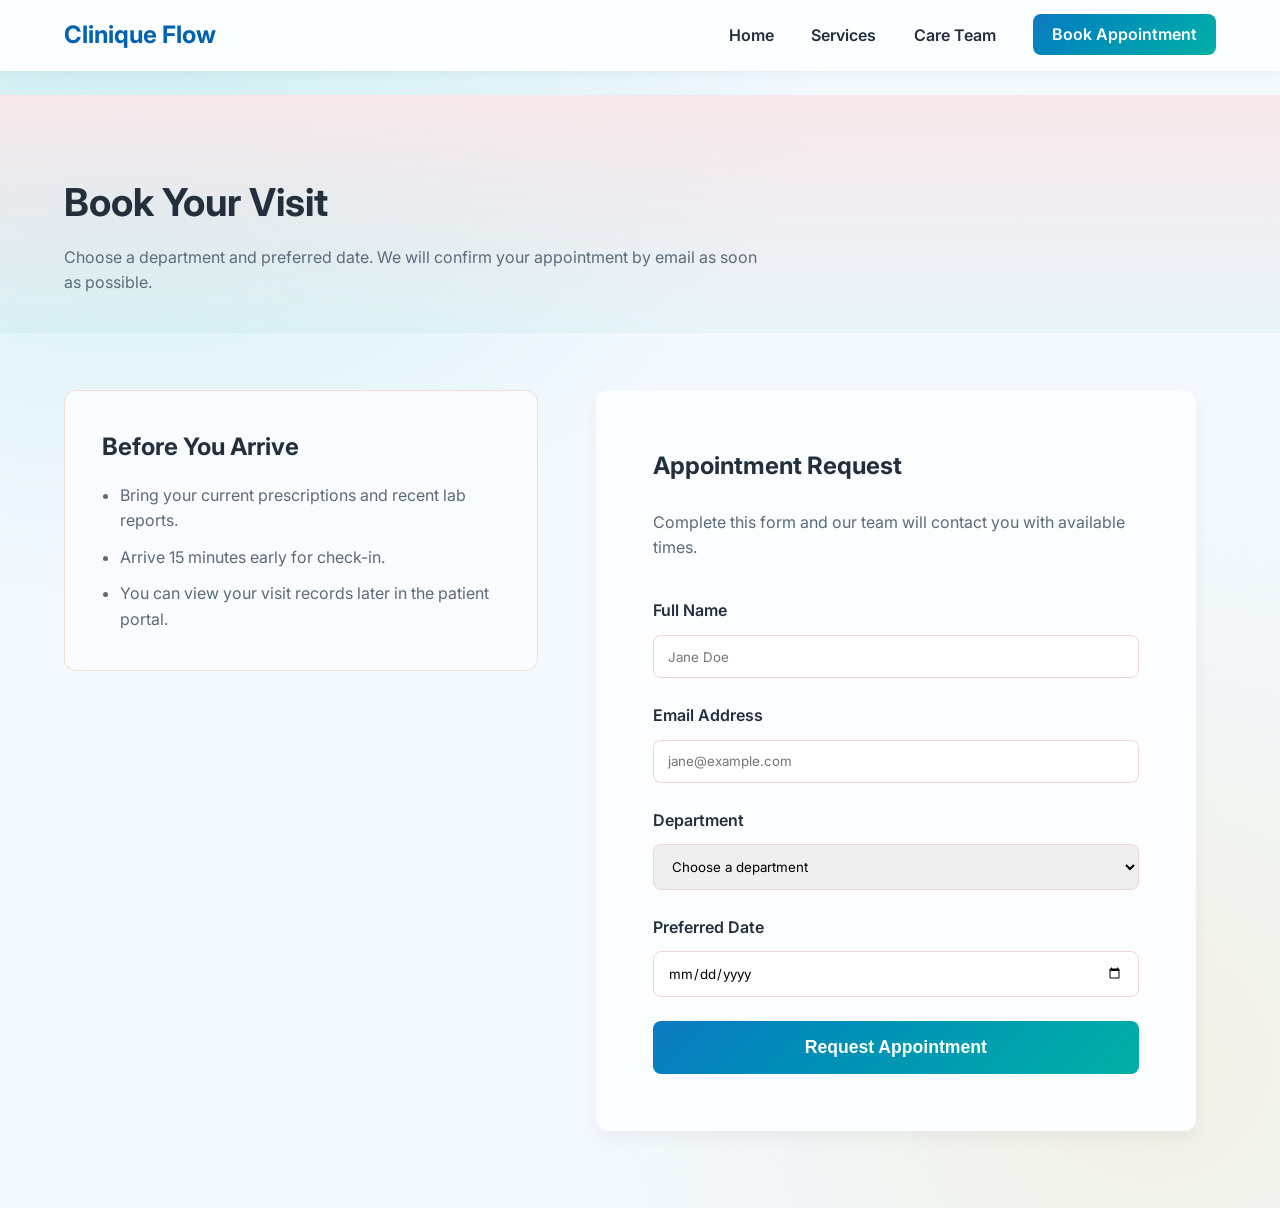
<file: appointments.html>
<!DOCTYPE html>
<html lang="en">

<head>
  <meta charset="UTF-8">
  <meta name="viewport" content="width=device-width, initial-scale=1.0">
  <title>Clinique Flow - Appointments</title>
  <link rel="stylesheet" href="styles.css">
  <link href="https://fonts.googleapis.com/css2?family=Inter:wght@300;400;600;700&display=swap" rel="stylesheet">
</head>

<body>
  <header class="header">
    <div class="container nav-container">
      <div class="logo">Clinique Flow</div>
      <nav>
        <ul class="nav-list">
          <li><a href="index.html">Home</a></li>
          <li><a href="services.html">Services</a></li>
          <li><a href="doctors.html">Care Team</a></li>
          <li><a href="appointments.html" class="cta-button active-link">Book Appointment</a></li>
        </ul>
      </nav>
    </div>
  </header>

  <main class="inner-page">
    <section class="page-hero">
      <div class="container">
        <h1>Book Your Visit</h1>
        <p>Choose a department and preferred date. We will confirm your appointment by email as soon as possible.</p>
      </div>
    </section>

    <section class="appointment-section">
      <div class="container split-form-layout">
        <aside class="booking-notes">
          <h2>Before You Arrive</h2>
          <ul>
            <li>Bring your current prescriptions and recent lab reports.</li>
            <li>Arrive 15 minutes early for check-in.</li>
            <li>You can view your visit records later in the patient portal.</li>
          </ul>
        </aside>

        <div class="form-wrapper">
          <h2>Appointment Request</h2>
          <p>Complete this form and our team will contact you with available times.</p>
          <form action="#" class="appointment-form">
            <div class="form-group">
              <label for="full-name">Full Name</label>
              <input type="text" id="full-name" required placeholder="Jane Doe">
            </div>
            <div class="form-group">
              <label for="email">Email Address</label>
              <input type="email" id="email" required placeholder="jane@example.com">
            </div>
            <div class="form-group">
              <label for="department">Department</label>
              <select id="department" required>
                <option value="">Choose a department</option>
                <option value="general">General Medicine</option>
                <option value="cardiology">Cardiology</option>
                <option value="neurology">Neurology</option>
                <option value="preventive">Preventive Care</option>
              </select>
            </div>
            <div class="form-group">
              <label for="visit-date">Preferred Date</label>
              <input type="date" id="visit-date" required>
            </div>
            <button type="submit" class="cta-button submit-btn">Request Appointment</button>
          </form>
        </div>
      </div>
    </section>
  </main>
</body>

</html>
</file>
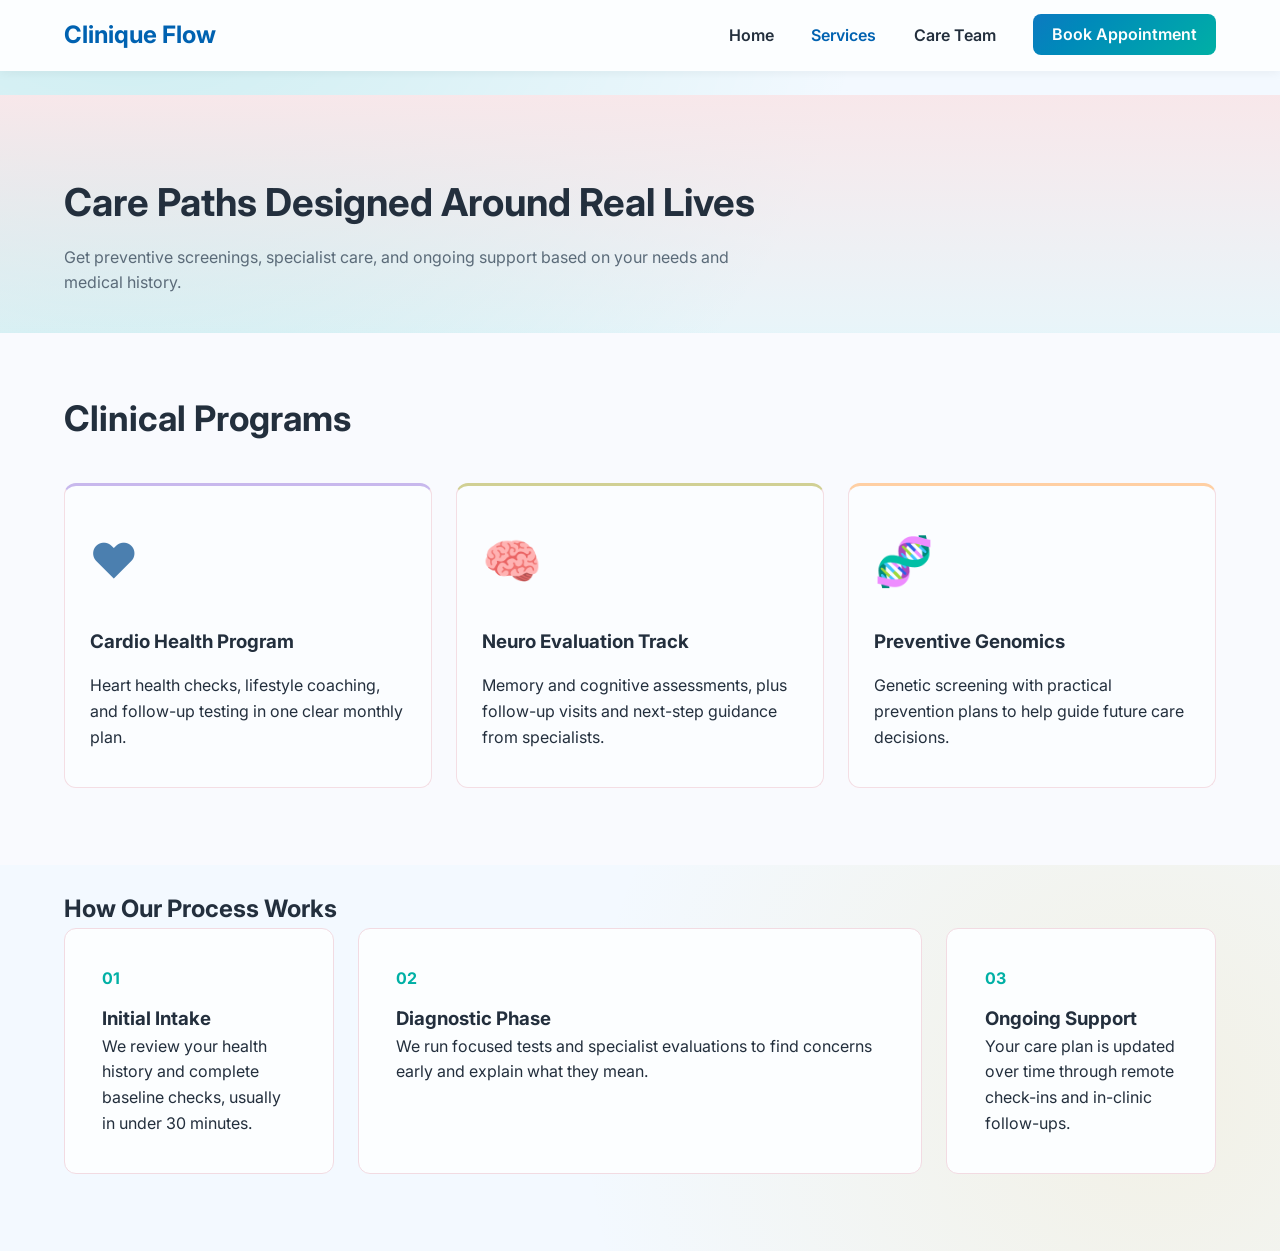
<file: services.html>
<!DOCTYPE html>
<html lang="en">

<head>
  <meta charset="UTF-8">
  <meta name="viewport" content="width=device-width, initial-scale=1.0">
  <title>Clinique Flow - Services</title>
  <link rel="stylesheet" href="styles.css">
  <link href="https://fonts.googleapis.com/css2?family=Inter:wght@300;400;600;700&display=swap" rel="stylesheet">
</head>

<body>
  <header class="header">
    <div class="container nav-container">
      <div class="logo">Clinique Flow</div>
      <nav>
        <ul class="nav-list">
          <li><a href="index.html">Home</a></li>
          <li><a href="services.html" class="active-link">Services</a></li>
          <li><a href="doctors.html">Care Team</a></li>
          <li><a href="appointments.html" class="cta-button">Book Appointment</a></li>
        </ul>
      </nav>
    </div>
  </header>

  <main class="inner-page">
    <section class="page-hero">
      <div class="container">
        <h1>Care Paths Designed Around Real Lives</h1>
        <p>Get preventive screenings, specialist care, and ongoing support based on your needs and medical history.</p>
      </div>
    </section>

    <section class="services-section" id="core-services">
      <div class="container">
        <h2>Clinical Programs</h2>
        <div class="card-container">
          <div class="card">
            <div class="card-icon">❤️</div>
            <h3>Cardio Health Program</h3>
            <p>Heart health checks, lifestyle coaching, and follow-up testing in one clear monthly plan.</p>
          </div>
          <div class="card">
            <div class="card-icon">🧠</div>
            <h3>Neuro Evaluation Track</h3>
            <p>Memory and cognitive assessments, plus follow-up visits and next-step guidance from specialists.</p>
          </div>
          <div class="card">
            <div class="card-icon">🧬</div>
            <h3>Preventive Genomics</h3>
            <p>Genetic screening with practical prevention plans to help guide future care decisions.</p>
          </div>
        </div>
      </div>
    </section>

    <section class="timeline-section">
      <div class="container">
        <h2>How Our Process Works</h2>
        <div class="timeline-grid">
          <div class="timeline-item">
            <span class="step">01</span>
            <h3>Initial Intake</h3>
            <p>We review your health history and complete baseline checks, usually in under 30 minutes.</p>
          </div>
          <div class="timeline-item">
            <span class="step">02</span>
            <h3>Diagnostic Phase</h3>
            <p>We run focused tests and specialist evaluations to find concerns early and explain what they mean.</p>
          </div>
          <div class="timeline-item">
            <span class="step">03</span>
            <h3>Ongoing Support</h3>
            <p>Your care plan is updated over time through remote check-ins and in-clinic follow-ups.</p>
          </div>
        </div>
      </div>
    </section>
  </main>
</body>

</html>
</file>
<file: styles.css>
:root {
  --primary-blue: oklch(56% 0.14 246);
  --primary-blue-strong: oklch(49% 0.15 250);
  --secondary-teal: oklch(68% 0.12 187);
  --accent-amber: oklch(82% 0.14 86);
  --light-blue: color-mix(in oklch, var(--primary-blue) 16%, white);
  --surface-tint: oklch(98% 0.01 242);
  --surface-soft: oklch(96% 0.02 235);
  --text-dark: oklch(30% 0.03 252);
  --text-light: oklch(52% 0.03 245);
  --white: oklch(100% 0.001 250);
  --state-info: oklch(70% 0.12 246);
  --state-success: oklch(74% 0.13 162);
  --state-warning: oklch(82% 0.14 86);
  --font-main: "Inter", sans-serif;
  --space-xs: clamp(0.5rem, 0.45rem + 0.3vw, 0.75rem);
  --space-sm: clamp(0.8rem, 0.65rem + 0.45vw, 1.1rem);
  --space-md: clamp(1.1rem, 0.9rem + 0.8vw, 1.6rem);
  --space-lg: clamp(1.6rem, 1.2rem + 1.4vw, 2.6rem);
  --space-xl: clamp(2.4rem, 1.8rem + 2.2vw, 4rem);
  --space-2xl: clamp(3.2rem, 2.4rem + 3vw, 5.5rem);
  --radius-sm: 8px;
  --radius-md: 12px;
  --shadow-sm: 0 8px 20px rgba(0, 0, 0, 0.05);
  --shadow-md: 0 18px 36px
    color-mix(in oklch, var(--primary-blue) 26%, transparent);
  --layer-sticky: 20;
}

* {
  margin: 0;
  padding: 0;
  box-sizing: border-box;
}

body {
  font-family: var(--font-main);
  color: var(--text-dark);
  background:
    radial-gradient(
      circle at 10% -10%,
      color-mix(in oklch, var(--secondary-teal) 18%, transparent),
      transparent 42%
    ),
    radial-gradient(
      circle at 90% 88%,
      color-mix(in oklch, var(--accent-amber) 14%, transparent),
      transparent 36%
    ),
    var(--surface-tint);
  line-height: 1.6;
  animation: clinicFade 0.55s ease;
}

@keyframes clinicFade {
  from {
    opacity: 0;
    transform: translateY(8px);
  }

  to {
    opacity: 1;
    transform: translateY(0);
  }
}

.container {
  width: 90%;
  max-width: 1200px;
  margin: 0 auto;
}

/* Header */
.header {
  background-color: color-mix(
    in oklch,
    var(--white) 88%,
    var(--surface-soft) 12%
  );
  box-shadow: 0 2px 10px rgba(0, 0, 0, 0.05);
  position: sticky;
  top: 0;
  z-index: var(--layer-sticky);
}

.nav-container {
  display: flex;
  justify-content: space-between;
  align-items: center;
  padding: var(--space-sm) 0;
}

.logo {
  font-size: 1.5rem;
  font-weight: 700;
  color: var(--primary-blue-strong);
}

.nav-list {
  display: flex;
  gap: var(--space-lg);
  list-style: none;
  align-items: center;
}

.nav-list a {
  text-decoration: none;
  color: var(--text-dark);
  font-weight: 600;
  transition: color 0.2s;
}

.nav-list a:hover {
  color: var(--secondary-teal);
}

.nav-list a.active-link {
  color: var(--primary-blue-strong);
}

.cta-button {
  background: linear-gradient(
    135deg,
    var(--primary-blue),
    var(--secondary-teal)
  );
  color: var(--white) !important;
  padding: 0.65rem 1.2rem;
  border-radius: var(--radius-sm);
  font-weight: 600;
  transition:
    transform 0.2s,
    box-shadow 0.2s;
}

.cta-button:hover {
  transform: translateY(-1px);
  box-shadow: 0 10px 20px
    color-mix(in oklch, var(--primary-blue) 36%, transparent);
}

/* Hero */
.hero-split {
  display: flex;
  align-items: center;
  padding: var(--space-2xl) 0 var(--space-xl);
  gap: var(--space-xl);
}

.hero-text {
  flex: 1;
}

.hero-text h1 {
  font-size: 3rem;
  line-height: 1.2;
  margin-bottom: var(--space-md);
  color: color-mix(in oklch, var(--text-dark) 90%, var(--primary-blue) 10%);
}

.hero-text p {
  font-size: 1.1rem;
  color: var(--text-light);
  margin-bottom: var(--space-lg);
  max-width: 42ch;
}

.btn-secondary {
  display: inline-block;
  padding: 0.8rem 1.5rem;
  border: 2px solid var(--secondary-teal);
  color: var(--primary-blue-strong);
  text-decoration: none;
  font-weight: 600;
  border-radius: var(--radius-sm);
}

.btn-secondary:hover {
  background: color-mix(in oklch, var(--secondary-teal) 20%, transparent);
}

.hero-image {
  flex: 1;
}

.hero-image img {
  width: 100%;
  border-radius: var(--radius-md);
  box-shadow: var(--shadow-md);
}

/* Services */
.services-section {
  padding: var(--space-xl) 0 var(--space-2xl);
  background: color-mix(in oklch, var(--white) 80%, var(--light-blue) 20%);
}

.services-section h2 {
  font-size: 2.2rem;
  margin-bottom: var(--space-lg);
}

.card-container {
  display: grid;
  grid-template-columns: repeat(auto-fit, minmax(240px, 1fr));
  gap: var(--space-md);
}

.card {
  background: color-mix(in oklch, var(--white) 84%, var(--surface-soft) 16%);
  padding: var(--space-lg) var(--space-md);
  border-radius: var(--radius-md);
  transition:
    transform 0.3s,
    box-shadow 0.3s;
  border: 1px solid color-mix(in oklch, var(--primary-blue) 18%, white);
  display: flex;
  flex-direction: column;
  align-items: flex-start;
  text-align: left;
  gap: var(--space-sm);
}

.card:nth-child(1),
.team-card:nth-child(1),
.metric:nth-child(1) {
  border-top: 3px solid color-mix(in oklch, var(--state-info) 62%, white);
}

.card:nth-child(2),
.team-card:nth-child(2),
.metric:nth-child(2) {
  border-top: 3px solid color-mix(in oklch, var(--state-success) 60%, white);
}

.card:nth-child(3),
.team-card:nth-child(3),
.metric:nth-child(3) {
  border-top: 3px solid color-mix(in oklch, var(--state-warning) 60%, white);
}

.card:hover {
  transform: translateY(-5px);
  box-shadow: var(--shadow-sm);
}

.card-icon {
  font-size: 3rem;
  margin-bottom: var(--space-xs);
}

.card:nth-child(1) .card-icon {
  color: color-mix(in oklch, var(--state-info) 70%, var(--text-dark));
}

.card:nth-child(2) .card-icon {
  color: color-mix(in oklch, var(--state-success) 68%, var(--text-dark));
}

.card:nth-child(3) .card-icon {
  color: color-mix(in oklch, var(--state-warning) 60%, var(--text-dark));
}

.card h3 {
  margin-bottom: 0;
}

/* Appointment Form */
.appointment-section {
  padding: var(--space-xl) 0 var(--space-2xl);
}

.form-wrapper {
  max-width: 600px;
  margin: 0 auto;
  background: color-mix(in oklch, var(--white) 85%, var(--surface-soft) 15%);
  padding: var(--space-xl);
  border-radius: var(--radius-md);
  box-shadow: var(--shadow-sm);
}

.form-wrapper h2 {
  margin-bottom: var(--space-md);
}

.form-wrapper > p {
  margin-bottom: var(--space-lg);
  color: var(--text-light);
}

.form-group {
  margin-bottom: var(--space-md);
}

.form-group label {
  display: block;
  margin-bottom: var(--space-xs);
  font-weight: 600;
}

.form-group input,
.form-group select {
  width: 100%;
  padding: 0.8rem 0.9rem;
  border: 1px solid color-mix(in oklch, var(--primary-blue) 24%, white);
  border-radius: var(--radius-sm);
  font-family: var(--font-main);
}

.form-group input:focus,
.form-group select:focus {
  outline: none;
  border-color: var(--secondary-teal);
  box-shadow: 0 0 0 3px var(--light-blue);
}

.submit-btn {
  width: 100%;
  border: none;
  cursor: pointer;
  font-size: 1.1rem;
  padding: 1rem;
}

/* Inner Pages */
.inner-page {
  padding-top: var(--space-md);
}

.page-hero {
  padding: var(--space-2xl) 0 var(--space-lg);
  background: linear-gradient(
    180deg,
    color-mix(in oklch, var(--primary-blue) 13%, white) 0%,
    color-mix(in oklch, var(--secondary-teal) 6%, transparent) 100%
  );
}

.page-hero h1 {
  font-size: 2.4rem;
  margin-bottom: var(--space-xs);
}

.page-hero p {
  max-width: 700px;
  color: var(--text-light);
}

.timeline-section {
  padding: var(--space-md) 0 var(--space-2xl);
}

.timeline-grid {
  display: grid;
  grid-template-columns: repeat(12, minmax(0, 1fr));
  gap: var(--space-md);
}

.timeline-item {
  background: color-mix(in oklch, var(--white) 88%, var(--surface-soft) 12%);
  border: 1px solid color-mix(in oklch, var(--primary-blue) 20%, white);
  border-radius: var(--radius-md);
  padding: var(--space-lg);
  grid-column: span 3;
}

.timeline-item:nth-child(2) {
  grid-column: span 6;
}

.step {
  color: var(--secondary-teal);
  font-weight: 700;
  display: inline-block;
  margin-bottom: 0.75rem;
}

.team-section {
  padding: var(--space-lg) 0 var(--space-xl);
}

.team-grid {
  display: grid;
  grid-template-columns: repeat(auto-fit, minmax(240px, 1fr));
  gap: var(--space-md);
}

.team-card {
  background: color-mix(in oklch, var(--white) 88%, var(--surface-soft) 12%);
  border: 1px solid color-mix(in oklch, var(--primary-blue) 20%, white);
  border-radius: var(--radius-md);
  overflow: hidden;
  display: flex;
  flex-direction: column;
  align-items: flex-start;
}

.team-card img {
  width: 100%;
  height: 260px;
  object-fit: cover;
}

.team-card h3 {
  margin: var(--space-sm) var(--space-md) 0.25rem;
}

.team-card p {
  color: var(--text-light);
  padding: 0 var(--space-md) var(--space-sm);
}

.metrics-section {
  padding-bottom: var(--space-2xl);
}

.metrics-grid {
  display: grid;
  grid-template-columns: repeat(auto-fit, minmax(220px, 1fr));
  gap: var(--space-md);
}

.metric {
  background: color-mix(in oklch, var(--white) 88%, var(--surface-soft) 12%);
  border: 1px solid color-mix(in oklch, var(--primary-blue) 20%, white);
  border-radius: var(--radius-md);
  padding: var(--space-lg);
}

.metric h2 {
  color: var(--primary-blue-strong);
  font-size: 2.1rem;
}

.split-form-layout {
  display: grid;
  grid-template-columns: 1fr 1.35fr;
  gap: var(--space-lg);
  align-items: start;
}

.booking-notes {
  background: color-mix(in oklch, var(--white) 84%, var(--light-blue) 16%);
  border: 1px solid color-mix(in oklch, var(--secondary-teal) 26%, white);
  border-radius: var(--radius-md);
  padding: var(--space-lg);
}

a:focus-visible,
button:focus-visible,
input:focus-visible,
select:focus-visible {
  outline: 2px solid var(--accent-amber);
  outline-offset: 2px;
}

.booking-notes h2 {
  margin-bottom: var(--space-sm);
}

.booking-notes ul {
  padding-left: 1.1rem;
  color: var(--text-light);
  display: grid;
  gap: var(--space-xs);
}

@media (max-width: 950px) {
  .hero-split,
  .card-container,
  .split-form-layout {
    grid-template-columns: 1fr;
    display: grid;
  }

  .hero-split {
    gap: var(--space-lg);
  }

  .timeline-grid,
  .team-grid,
  .metrics-grid {
    grid-template-columns: 1fr;
  }

  .timeline-item,
  .timeline-item:nth-child(2) {
    grid-column: auto;
  }

  .nav-list {
    gap: var(--space-sm);
    flex-wrap: wrap;
    justify-content: flex-end;
  }
}

@media (max-width: 700px) {
  .page-hero h1,
  .hero-text h1 {
    font-size: 2rem;
  }

  .form-wrapper {
    padding: var(--space-lg);
  }
}
</file>
